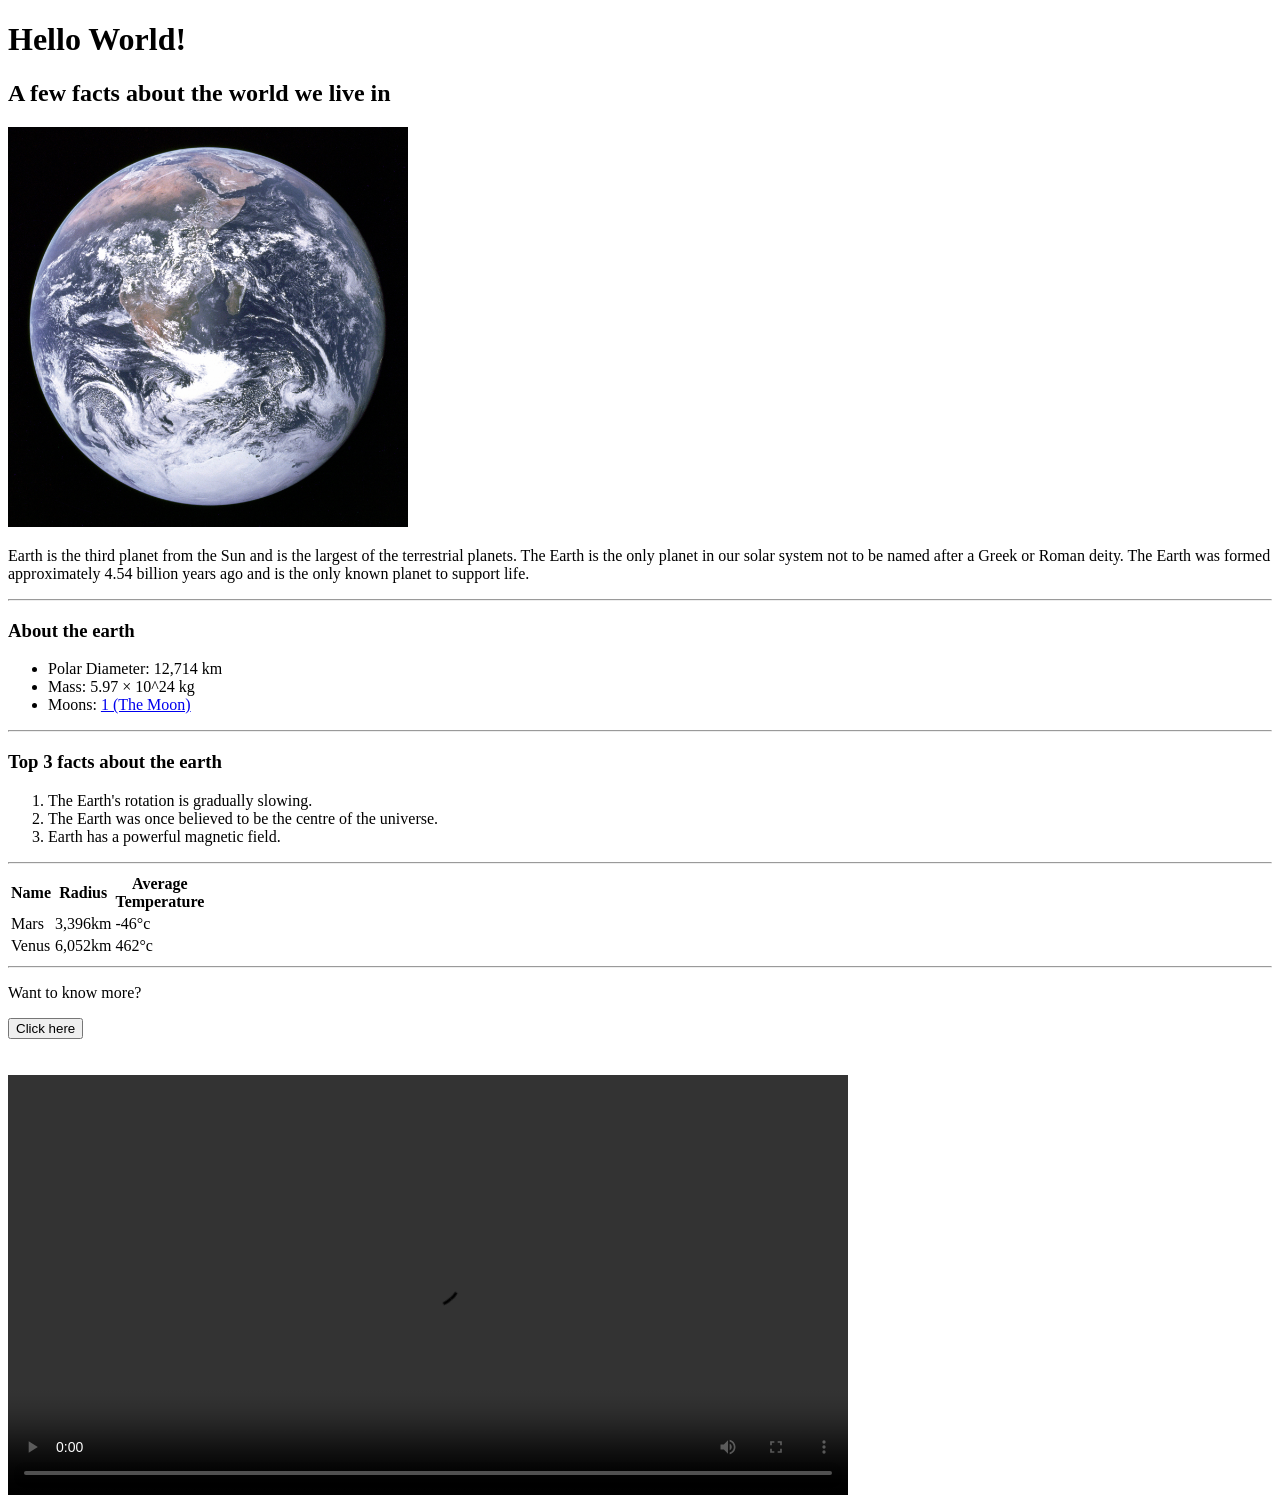
<file: Project/Lab 2/index.html>
<!DOCTYPE html>
<html lang="en">
<head>
    <meta charset="UTF-8">
    <meta name="viewport" content="width=device-width, initial-scale=1.0">
    <title>Earth Facts</title>
</head>
<body>
    <h1>Hello World!</h1>
    <h2>A few facts about the world we live in</h2>

    <img src="Src/earth.jpeg" alt="Picture of the Earth" width="400">

    <p>
        Earth is the third planet from the Sun and is the largest of the terrestrial planets. The Earth is the only planet in our solar system not to be named after a Greek or Roman deity. The Earth was formed approximately 4.54 billion years ago and is the only known planet to support life.
    </p>

    <hr/>

    <h3>About the earth</h3>
    <ul>
        <li>Polar Diameter: 12,714 km</li>
        <li>Mass: 5.97 &times; 10^24 kg</li>
        <li>Moons: <a href="https://space-facts.com/the-moon/" target="_blank">1 (The Moon)</a></li>
    </ul>

    <hr/>

    <h3>Top 3 facts about the earth</h3>
    <ol>
        <li>The Earth's rotation is gradually slowing.</li>
        <li>The Earth was once believed to be the centre of the universe.</li>
        <li>Earth has a powerful magnetic field.</li>
    </ol>

    <hr/>

    <table>
        <thead>
            <tr>
                <th>Name</th>
                <th>Radius</th>
                <th>Average<br>Temperature</th>
            </tr>
        </thead>
        <tbody>
            <tr>
                <td>Mars</td>
                <td>3,396km</td>
                <td>-46&deg;c</td>
            </tr>
            <tr>
                <td>Venus</td>
                <td>6,052km</td>
                <td>462&deg;c</td>
            </tr>
        </tbody>
    </table>

    <hr/>

    <p>Want to know more?</p>
    <form action="https://space-facts.com/earth/" target="_blank">
        <button type="submit">Click here</button>
    </form>

    <br>
    <br>

    <video src="Src/earth.mp4" width="840" controls>
        Your browser does not support the video tag.
    </video>
</body>
</html>
</file>
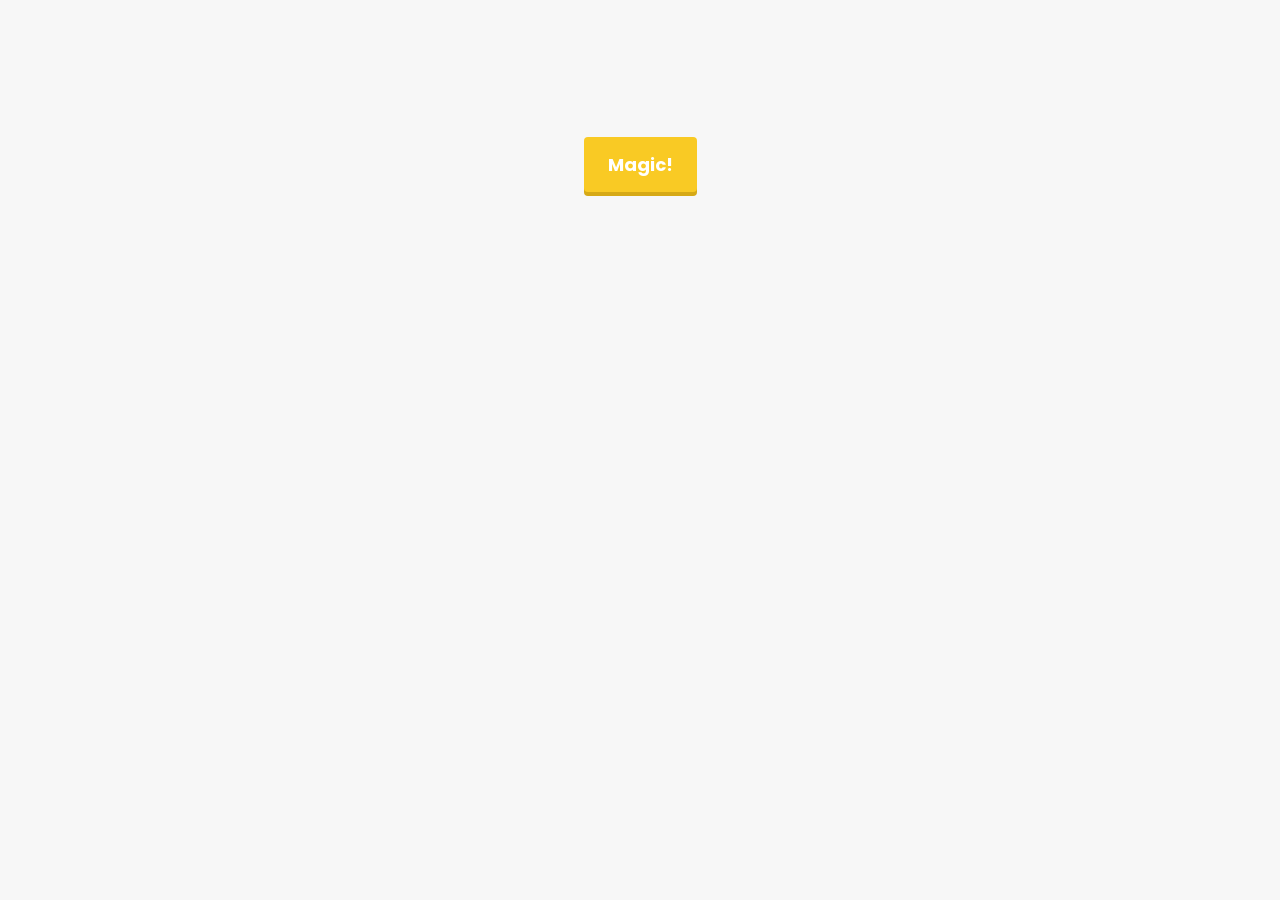
<file: PROJECTS/MagicBox - LAB 5/index.html>
<!DOCTYPE html>
<html lang="en">
  <head>
    <meta charset="UTF-8" />
    <meta name="viewport" content="width=device-width, initial-scale=1.0" />
    <link
      rel="stylesheet"
      href="https://cdnjs.cloudflare.com/ajax/libs/font-awesome/5.14.0/css/all.min.css"
      integrity="sha512-1PKOgIY59xJ8Co8+NE6FZ+LOAZKjy+KY8iq0G4B3CyeY6wYHN3yt9PW0XpSriVlkMXe40PTKnXrLnZ9+fkDaog=="
      crossorigin="anonymous"
    />
    <link rel="stylesheet" href="style.css" />
    <title>3D Boxes Background</title>
  </head>
  <body>
    <button id="btn" class="magic" type="button" aria-pressed="false">Magic!</button>
    <div id="boxes" class="boxes"></div>
    <script src="script.js"></script>
  </body>
</html>
</file>
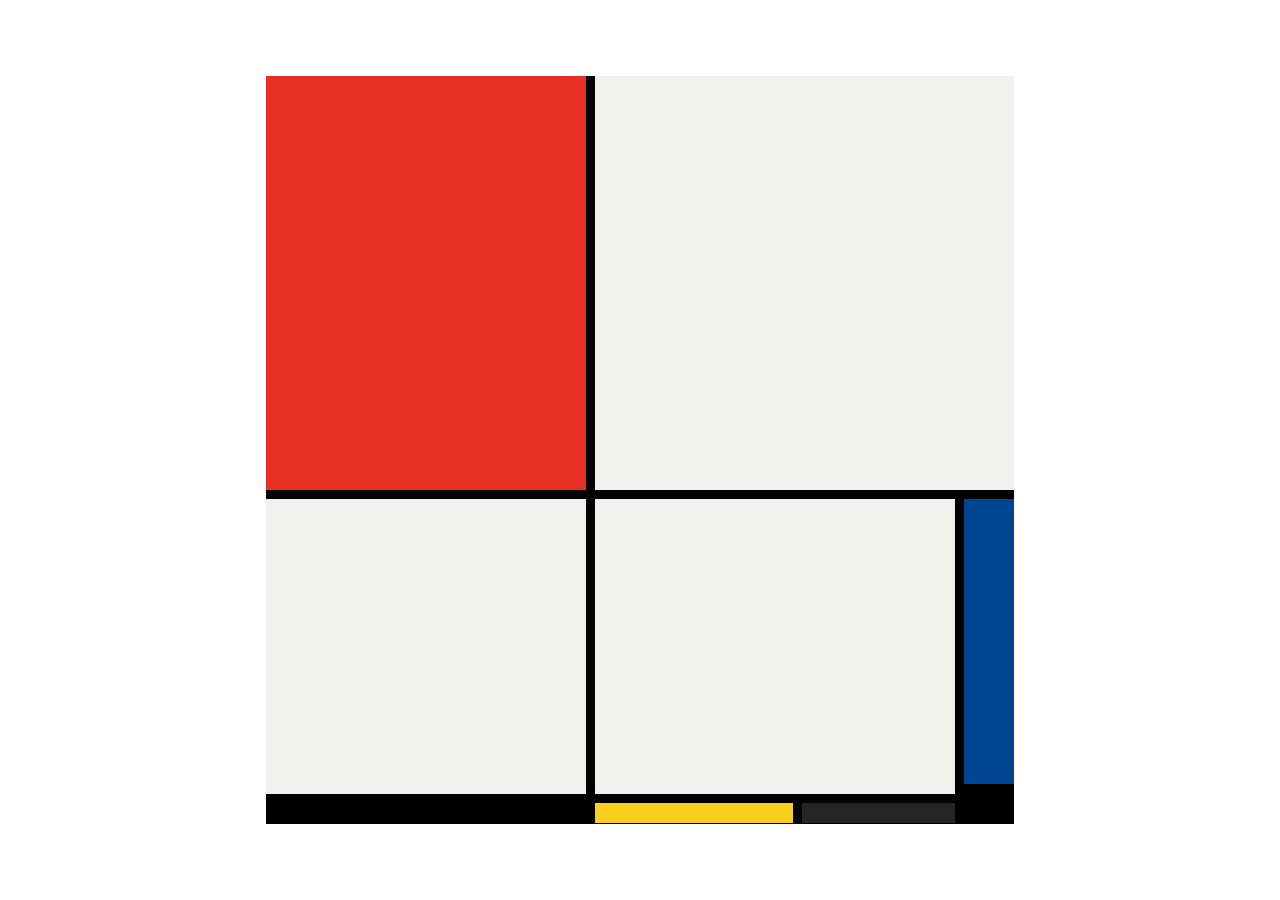
<file: PROJECTS/LAB 4/tugas-lab04.1/tugas-lab04.1/index.html>
<!DOCTYPE html>
<html lang="en">

<head>
  <meta charset="UTF-8">
  <meta name="viewport" content="width=device-width, initial-scale=1.0">
  <title>Mondrian Project</title>
  <style>
    /*
      Gap Colour: #000
      White: #F0F1EC
      Red: #E72F24
      Black: #232629
      Blue: #004592
      Yellow: #F9D01E

      For dimensions, see dimensions.png image.
      HINT: Remember you can't change the properties of grid lines.
      But grid lines are transparent!
    */

    html,
    body {
      margin: 0;
      min-height: 100%;
    }

    body {
      display: flex;
      justify-content: center;
      align-items: center;
      min-height: 100vh;
    }

    .container {
      width: 748px;
      height: 748px;
      display: grid;
      grid-template-columns: 320px 198px 153px 50px;
      grid-template-rows: 414px 295px 20px;
      gap: 9px;
      background-color: #000;
    }

    .red {
      background-color: #E72F24;
      grid-column: 1 / 2;
      grid-row: 1 / 2;
    }

    .top-white {
      background-color: #F0F1EC;
      grid-column: 2 / 5;
      grid-row: 1 / 2;
    }

    .left-white {
      background-color: #F0F1EC;
      grid-column: 1 / 2;
      grid-row: 2 / 3;
    }

    .middle-white {
      background-color: #F0F1EC;
      grid-column: 2 / 4;
      grid-row: 2 / 3;
    }

    .blue {
      background-color: #004592;
      grid-column: 4 / 5;
      grid-row: 2 / 3;
      border-bottom: 10px solid #000;
    }

    .yellow {
      background-color: #F9D01E;
      grid-column: 2 / 3;
      grid-row: 3 / 4;
    }

    .black {
      background-color: #232629;
      grid-column: 3 / 4;
      grid-row: 3 / 4;
    }
  </style>
</head>

<body>
  <div class="container">
    <div class="red"></div>
    <div class="top-white"></div>
    <div class="left-white"></div>
    <div class="middle-white"></div>
    <div class="blue"></div>
    <div class="yellow"></div>
    <div class="black"></div>
  </div>
</body>

</html>
</file>
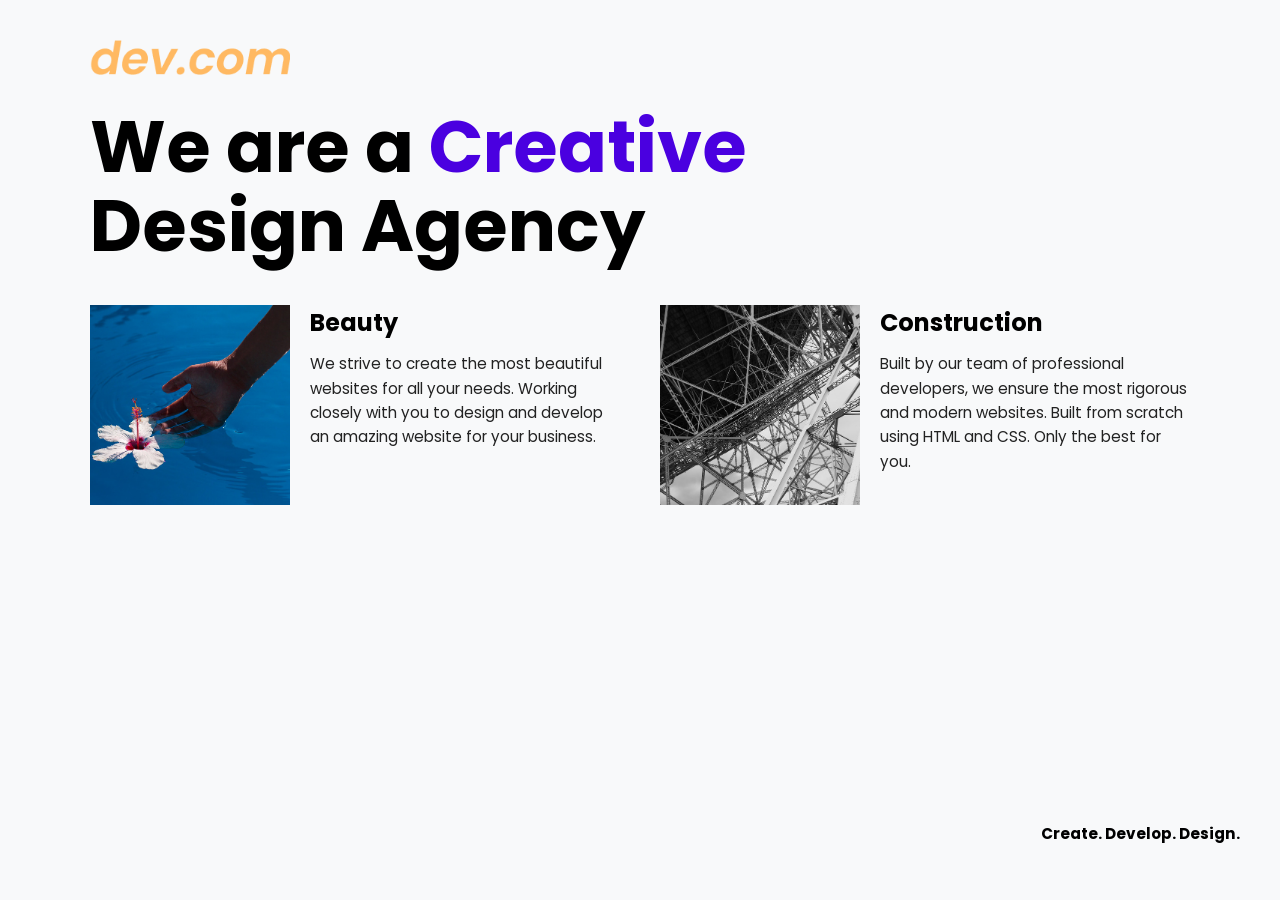
<file: PROJECTS/LAB 4/tugas-lab04.2/tugas-lab04.2/index.html>
<!DOCTYPE html>
<html lang="en">

<head>
  <meta charset="UTF-8">
  <meta name="viewport" content="width=device-width, initial-scale=1.0">
  <title>Agency</title>
  <link rel="stylesheet" href="./style.css">
  <link rel="preconnect" href="https://fonts.googleapis.com">
  <link rel="preconnect" href="https://fonts.gstatic.com" crossorigin>
  <link href="https://fonts.googleapis.com/css2?family=Poppins:wght@400;700&display=swap" rel="stylesheet">
</head>

<body>
  <div class="main">
    <img class="logo" src="./assets/images/logo.png" alt="logo">
    <h1>We are a <span class="highlight">Creative</span> Design Agency</h1>
    
    <div class="card-container">
      <div class="left card">
        <img class="tile-image" src="./assets/images/beautiful.jpg" alt="hand and flower in water">
        <div class="card-content">
          <h2 class="card-title">Beauty</h2>
          <p class="card-text">We strive to create the most beautiful websites for all your needs. Working closely with you to design and develop an amazing website for your business.</p>
        </div>
      </div>

      <div class="right card">
        <img class="tile-image" src="./assets/images/construction.jpg" alt="metal structure">
        <div class="card-content">
          <h2 class="card-title">Construction</h2>
          <p class="card-text">Built by our team of professional developers, we ensure the most rigorous and modern websites. Built from scratch using HTML and CSS. Only the best for you.</p>
        </div>
      </div>
    </div>
  </div>

  <footer>
    <p>Create. Develop. Design.</p>
  </footer>
</body>

</html>
</file>
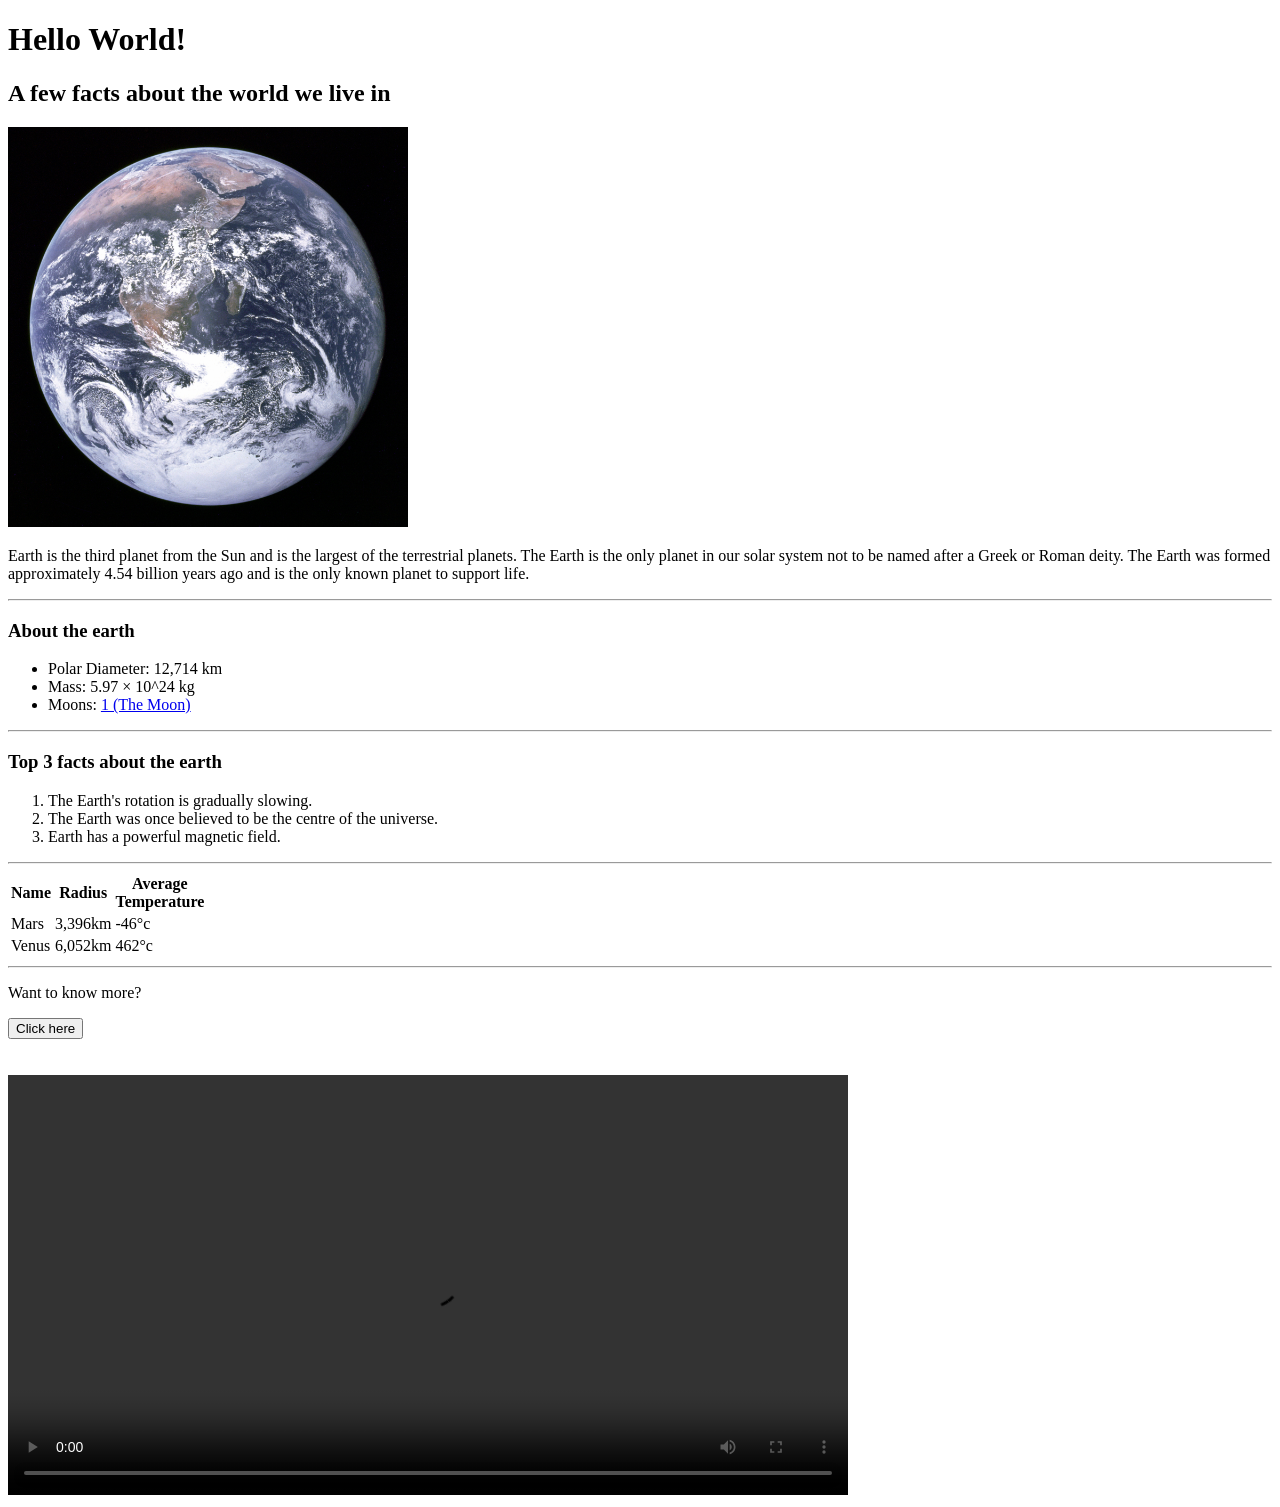
<file: PROJECTS/LAB 2/Lab2.html>
<!DOCTYPE html>
<html lang="en">
<head>
    <meta charset="UTF-8">
    <meta name="viewport" content="width=device-width, initial-scale=1.0">
    <title>Earth Facts</title>
</head>
<body>
    <h1>Hello World!</h1>
    <h2>A few facts about the world we live in</h2>

    <img src="assets/earth.jpeg" alt="Picture of the Earth" width="400">

    <p>
        Earth is the third planet from the Sun and is the largest of the terrestrial planets. The Earth is the only planet in our solar system not to be named after a Greek or Roman deity. The Earth was formed approximately 4.54 billion years ago and is the only known planet to support life.
    </p>

    <hr/>

    <h3>About the earth</h3>
    <ul>
        <li>Polar Diameter: 12,714 km</li>
        <li>Mass: 5.97 &times; 10^24 kg</li>
        <li>Moons: <a href="https://space-facts.com/the-moon/" target="_blank">1 (The Moon)</a></li>
    </ul>

    <hr/>

    <h3>Top 3 facts about the earth</h3>
    <ol>
        <li>The Earth's rotation is gradually slowing.</li>
        <li>The Earth was once believed to be the centre of the universe.</li>
        <li>Earth has a powerful magnetic field.</li>
    </ol>

    <hr/>

    <table>
        <thead>
            <tr>
                <th>Name</th>
                <th>Radius</th>
                <th>Average<br>Temperature</th>
            </tr>
        </thead>
        <tbody>
            <tr>
                <td>Mars</td>
                <td>3,396km</td>
                <td>-46&deg;c</td>
            </tr>
            <tr>
                <td>Venus</td>
                <td>6,052km</td>
                <td>462&deg;c</td>
            </tr>
        </tbody>
    </table>

    <hr/>

    <p>Want to know more?</p>
    <form action="https://space-facts.com/earth/" target="_blank">
        <button type="submit">Click here</button>
    </form>

    <br>
    <br>

    <video src="assets/earth.mp4" width="840" style="max-width: 100%; height: auto;" controls>
        Your browser does not support the video tag.
    </video>
</body>
</html>
</file>
<file: PROJECTS/MagicBox - LAB 5/style.css>
@import url('https://fonts.googleapis.com/css2?family=Poppins:wght@400;700&display=swap');

* { box-sizing: border-box; }

body {
  min-height: 100vh;
  margin: 0;
  display: flex;
  flex-direction: column;
  align-items: center;
  justify-content: center;
  gap: 72px;
  overflow: hidden;
  background: #f7f7f7;
  font-family: 'Poppins', sans-serif;
}

.magic {
  border: 0;
  border-radius: 4px;
  padding: 14px 24px;
  color: #fff;
  background: #f9ca24;
  box-shadow: 0 4px 0 #d6a916;
  font: 700 18px 'Poppins', sans-serif;
  cursor: pointer;
  transition: transform 160ms ease, box-shadow 160ms ease;
}

.magic:focus { outline: 3px solid rgba(249, 202, 36, .45); outline-offset: 4px; }
.magic:active { transform: translateY(3px); box-shadow: 0 1px 0 #d6a916; }

.boxes {
  display: flex;
  flex-wrap: wrap;
  align-content: flex-start;
  width: 500px;
  height: 500px;
  transition: width 650ms ease, height 650ms ease;
}

.boxes.big {
  width: 600px;
  height: 600px;
  justify-content: space-around;
  align-content: space-around;
}

.boxes.big .box { transform: rotateZ(360deg); }
.boxes.big .box::before,
.boxes.big .box::after { opacity: 1; }

.box {
  position: relative;
  width: 125px;
  height: 125px;
  background-image: url('https://media.giphy.com/media/v1.Y2lkPTc5MGI3NjExMXRoajV4dGh5OTI0cWtwY2tjN3EyaXVvdWw5c2RlY2V0MWR5cHZ6NSZlcD12MV9naWZzX3NlYXJjaCZjdD1n/fgR5ghGSXWpuU/giphy.gif');
  background-repeat: no-repeat;
  background-size: 500px 500px;
  transform: rotateZ(0deg);
  transition: transform 650ms ease;
}

.box::after {
  content: '';
  position: absolute;
  top: 8px;
  right: -15px;
  width: 15px;
  height: 100%;
  background: #f6e58d;
  transform: skewY(45deg);
  opacity: 0;
  transition: opacity 200ms ease;
}

.box::before {
  content: '';
  position: absolute;
  bottom: -15px;
  left: 8px;
  width: 100%;
  height: 15px;
  background: #f9ca24;
  transform: skewX(45deg);
  opacity: 0;
  transition: opacity 200ms ease;
}
</file>
<file: PROJECTS/LAB 4/tugas-lab04.2/tugas-lab04.2/style.css>
* {
  box-sizing: border-box;
}

body {
  font-family: 'Poppins', sans-serif;
  margin: 0;
  padding: 40px;
  background-color: #f8f9fa;
  color: #000;
  min-height: 100vh;
  display: flex;
  flex-direction: column;
  justify-content: space-between;
}

.main {
  max-width: 1100px;
  width: 100%;
  margin: 0 auto;
}

.logo {
  height: 35px;
  margin-bottom: 25px;
}

h1 {
  font-size: 4.5rem;
  font-weight: 700;
  margin-top: 0;
  margin-bottom: 40px;
  line-height: 1.1;
  max-width: 800px;
}


.highlight {
  color: #4a00e0; 
}


.card-container {
  display: flex;
  gap: 40px;
}

.card {
  flex: 1;
  display: flex;
  gap: 20px;
  align-items: flex-start;
}

.tile-image {
  width: 200px;
  height: 200px;
  object-fit: cover;
  flex-shrink: 0;
}

.card-content {
  flex: 1;
}

.card-title {
  font-size: 1.5rem;
  font-weight: 700;
  margin-top: 0;
  margin-bottom: 12px;
}

.card-text {
  font-size: 0.95rem;
  line-height: 1.6;
  color: #222;
  margin: 0;
}

footer {
  text-align: right;
  font-weight: 700;
  font-size: 0.95rem;
  margin-top: 40px;
}


@media (max-width: 900px) {
  body {
    padding: 30px 20px;
  }

  h1 {
    font-size: 3rem;
  }

  .card-container {
    flex-direction: column;
    gap: 30px;
  }

  .card {
    flex-direction: column;
  }

  .tile-image {
    width: 100%;
    height: auto;
    max-height: 300px;
  }
}

@media (max-width: 600px) {
  h1 {
    font-size: 2.2rem;
  }

  footer {
    text-align: center;
  }
}
</file>
